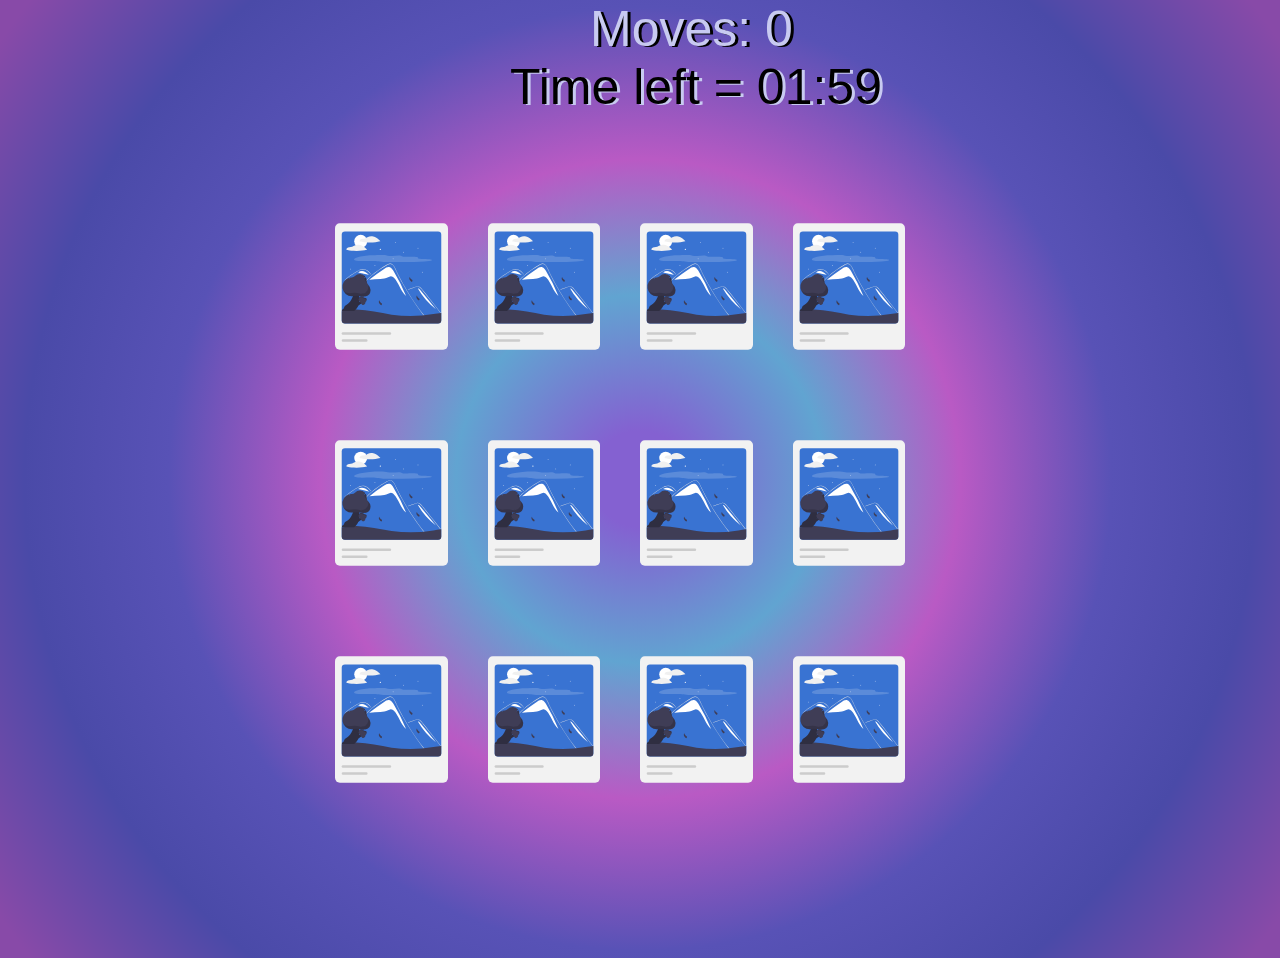
<file: easy-level.html>
<!DOCTYPE html>
<html lang="en">
<head>
    <meta charset="UTF-8">
    <meta name="viewport" content="width=device-width, initial-scale=1.0">
    <link rel="stylesheet" href="easy-level.css">
    <title>Level</title>
</head>
<body class="body">
    <div id="moves">Moves: 0</div>
    <div class="countdown">Time left = <span id="timer"></span></div>  
    <div class="wrapper">     
        <section class="memory-game">
            <div class="memory-card" data-picture="umbrella">
                <img src="./img/umbrella.svg" alt="umbrella" class="front-side">
                <img src="./img/back-side.svg" alt="" class="back-side">
            </div>
            <div class="memory-card" data-picture="umbrella">
                <img src="./img/umbrella.svg" alt="umbrella" class="front-side">
                <img src="./img/back-side.svg" alt="" class="back-side">
            </div>
            <div class="memory-card" data-picture="couple">
                <img src="./img/couple.svg" alt="couple" class="front-side">
                <img src="./img/back-side.svg" alt="" class="back-side">
            </div>
            <div class="memory-card" data-picture="couple">
                <img src="./img/couple.svg" alt="couple" class="front-side">
                <img src="./img/back-side.svg" alt="" class="back-side">
            </div>
            <div class="memory-card" data-picture="christmasTree">
                <img src="./img/decorate_christmas_tree.svg" alt="christmasTree" class="front-side">
                <img src="./img/back-side.svg" alt="" class="back-side">
            </div>
            <div class="memory-card" data-picture="christmasTree">
                <img src="./img/decorate_christmas_tree.svg" alt="christmasTree" class="front-side">
                <img src="./img/back-side.svg" alt="" class="back-side">
            </div>
            <div class="memory-card" data-picture="doctors">
                <img src="./img/doctors.svg" alt="doctors" class="front-side">
                <img src="./img/back-side.svg" alt="" class="back-side">
            </div>
            <div class="memory-card" data-picture="doctors">
                <img src="./img/doctors.svg" alt="doctors" class="front-side">
                <img src="./img/back-side.svg" alt="" class="back-side">
            </div>
            <div class="memory-card" data-picture="grandSlam">
                <img src="./img/grand_slam.svg" alt="grandSlam" class="front-side">
                <img src="./img/back-side.svg" alt="" class="back-side">
            </div>
            <div class="memory-card" data-picture="grandSlam">
                <img src="./img/grand_slam.svg" alt="grandSlam" class="front-side">
                <img src="./img/back-side.svg" alt="" class="back-side">
            </div>
            <div class="memory-card" data-picture="winterGames">
                <img src="./img/snow_games.svg" alt="winterGames" class="front-side">
                <img src="./img/back-side.svg" alt="" class="back-side">
            </div>
            
            <div class="memory-card" data-picture="winterGames">
                <img src="./img/snow_games.svg" alt="winterGames" class="front-side">
                <img src="./img/back-side.svg" alt="" class="back-side">
            </div>       
        </section>  
    </div>
    <script src="easy-level.js"></script>
</body>
</html>
</file>
<file: easy-level.css>
* {
    margin: 0;
    padding: 0;
    box-sizing: border-box;
 }

 .body {
   background: rgb(132,97,209);
   background: radial-gradient(circle, rgba(132,97,209,1) 6%, rgba(97,164,209,1) 23%, rgba(185,90,196,1) 40%, rgba(88,82,182,1) 59%, rgba(74,74,168,1) 77%, rgba(136,74,168,1) 97%);
 }
   .wrapper {
    height: 100vh;
    display: flex;
    display: flex;
    flex-direction: row;
    flex-wrap: wrap;
    margin-top: -58px; 
   
  
 }

 .memory-game {
    width: 650px;
    height: 650px;
    margin: auto;
    display: flex;
    flex-direction: row;
    flex-wrap: wrap;   
 }

.memory-card {
    width: calc(25% - 10px);
    height: calc(33.333% - 10px);
    transform: scale(1);
    position: relative;
    transition: transform 0,5s;
    transform-style: preserve-3d;
}
.memory-card.flip {
   transform: rotateY(180deg);
} 

.memory-card:active {
   transform: scale(0.97);
   transition: transform 0,2s;
} 

.back-side {
    width: 100%; 
    height: 100%; 
    position: absolute;
    padding: 20px;
    border-radius: 5px;
   
    backface-visibility: hidden;
}

.front-side {
   width: 100%;
   height: 100%;
   position: absolute;
   padding: 20px;
   border-radius: 5px;
   transform: rotateY(180deg);
   backface-visibility: hidden;
}

#moves {
   margin-left: 590px;
   display: flex;
   font-size: 50px;
   font-family:Impact, Haettenschweiler, 'Arial Narrow Bold', sans-serif;
   color: #c8caf1;
   text-shadow: #000000 3px 1px 0;
}

.countdown {
   margin-left: 510px;
   font-size: 50px;
   font-family: Impact, Haettenschweiler, 'Arial Narrow Bold', sans-serif;
   text-shadow: #c8caf1 3px 1px 0;
}
</file>
